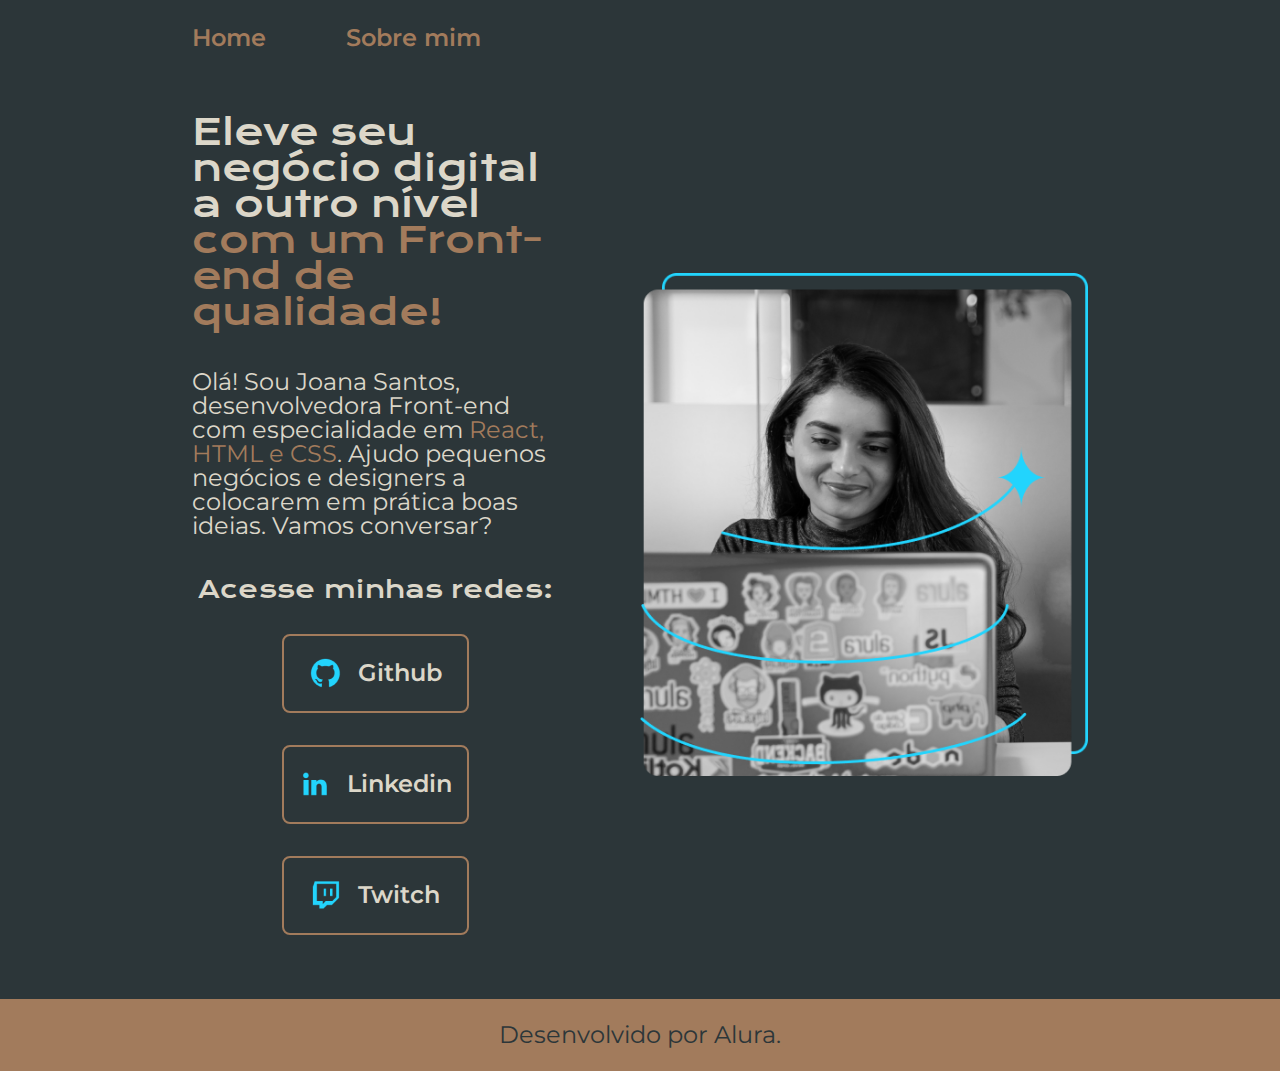
<file: index.html>
<!DOCTYPE html>
<html lang="pt-br">

<head>
    <meta http-equiv="X-UA-Compatible" content="ie=edge">
    <meta name="viewport" content="width=device-width, initial-scale=1.0">
    <meta charset="UTF-8">
    <title>Portfólio</title>
    <link rel="stylesheet" href="styles/reset.css">
    <link rel="stylesheet" href="styles/style.css">
</head>

<body>
    <header class="menu">
        <nav class="menu__menu">
            <a class="menu__links" href="index.html">Home</a>
            <a class="menu__links" href="about.html">Sobre mim</a>
        </nav>
    </header>
    <main class="apresentacao">
        <section class="apresentacao__conteudo">
            <h1 class="apresentacao__titulo">Eleve seu negócio digital a outro nível <strong class="titulo-destaque">com
                    um Front-end de qualidade!</strong></h1>
            <p class="apresentacao__texto">Olá! Sou Joana Santos, desenvolvedora Front-end com especialidade em <strong
                    class="titulo-destaque">React, HTML e CSS</strong>. Ajudo pequenos negócios e designers a colocarem
                em prática boas ideias. Vamos conversar?</p>
            <div class="apresentacao__links">
                <h2 class="apresentacao__links__subtitulo">Acesse minhas redes:</h2>
                <a class="apresentacao__links__link" href="https://www.instagram.com">
                    <img src="./assets/Logo Github.png" alt="">
                    Github
                </a>
                <a class="apresentacao__links__link" href="https://www.facebook.com">
                    <img src="./assets/Logo linkedin.png" alt="">
                    Linkedin
                </a>
                <a class="apresentacao__links__link" href="twitch.com">
                    <img src="./assets/Logo Twitch.png" alt="">
                    Twitch
                </a>
            </div>
        </section>
        <img class="apresentacao__imagem" src="./assets/Imagem.png" alt="Imagem">
    </main>
    <footer class="rodape">
        <p>Desenvolvido por Alura.</p>
    </footer>
</body>

</html>
</file>
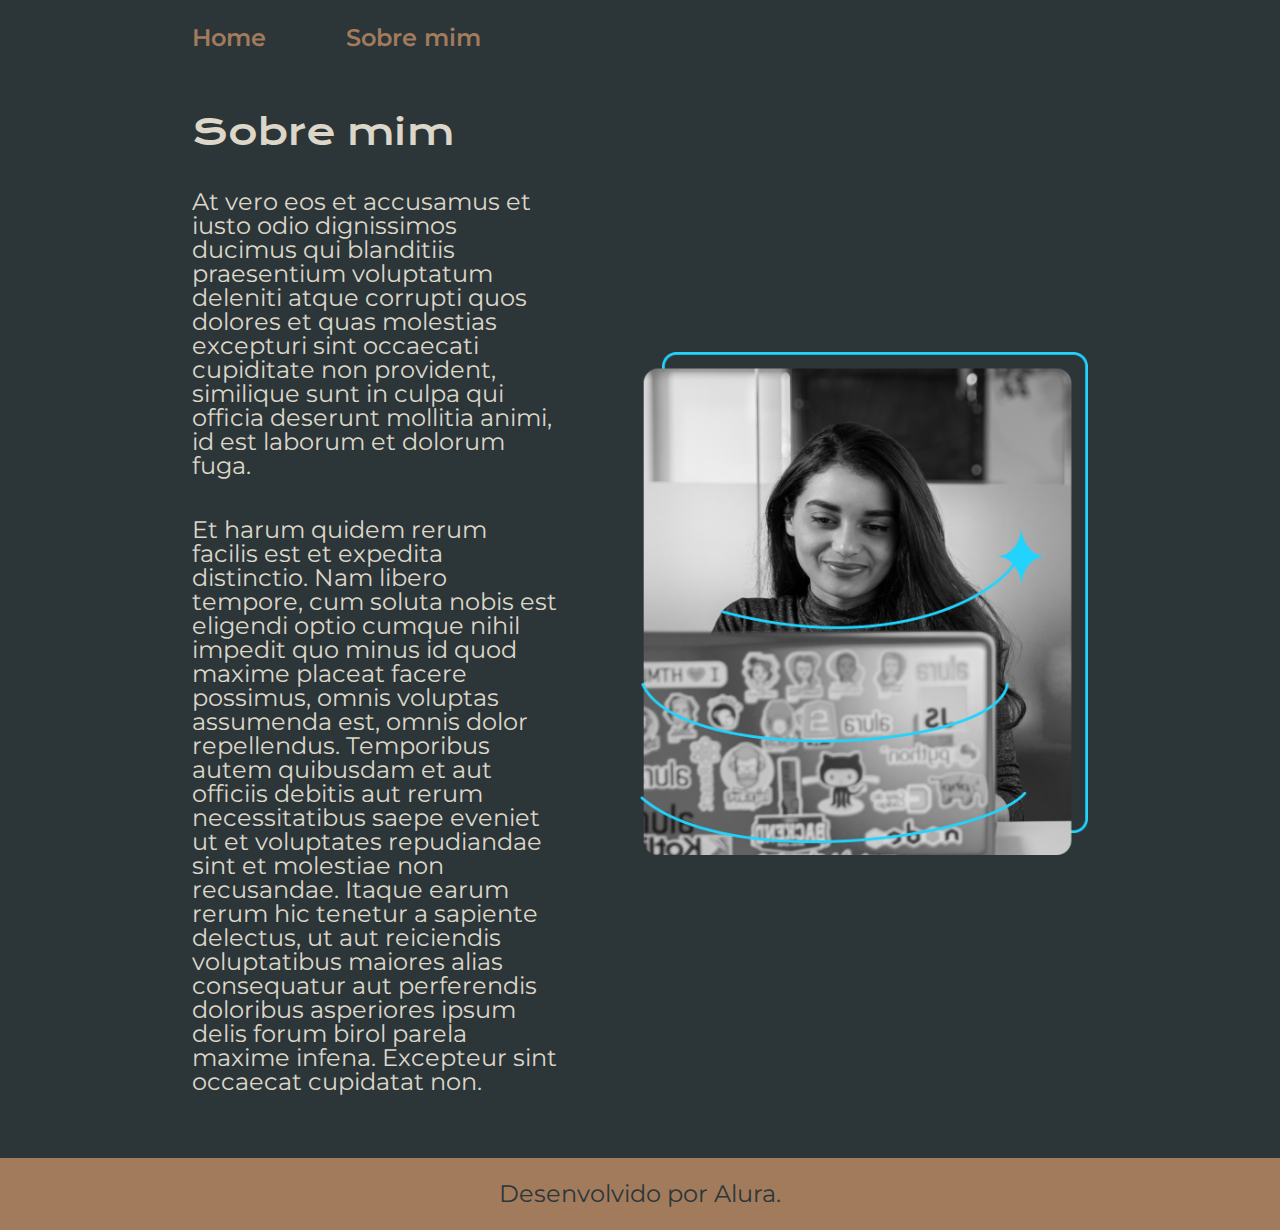
<file: about.html>
<!DOCTYPE html>
<html lang="pt-br">

<head>
    <meta http-equiv="Content-Type" content="text/html;charset=UTF-8">
    <meta http-equiv="X-UA-Compatible" content="ie=edge">
    <meta name="viewport" content="width=device-width, initial-scale=1.0">
    <title>Sobre mim</title>
    <link rel="stylesheet" href="styles/style.css">
    <link rel="stylesheet" href="styles/reset.css">
</head>

<body>
    <header class="menu">
        <nav class="menu__menu">
            <a class="menu__links" href="index.html">Home</a>
            <a class="menu__links" href="about.html">Sobre mim</a>
        </nav>
    </header>
    <main class="apresentacao">
        <section class="apresentacao__conteudo">
            <h1 class="apresentacao__titulo">Sobre mim</h1>
            <p class="apresentacao__texto">At vero eos et accusamus et iusto odio dignissimos ducimus qui blanditiis
                praesentium voluptatum deleniti
                atque corrupti quos dolores et quas molestias excepturi sint occaecati cupiditate non provident,
                similique sunt in culpa qui officia deserunt mollitia animi, id est laborum et dolorum fuga.
            </p>
            <p class="apresentacao__texto">Et harum quidem rerum facilis est et expedita distinctio. Nam libero tempore,
                cum soluta nobis est
                eligendi optio cumque nihil impedit quo minus id quod maxime placeat facere possimus, omnis voluptas
                assumenda est, omnis dolor repellendus. Temporibus autem quibusdam et aut officiis debitis aut rerum
                necessitatibus saepe eveniet ut et voluptates repudiandae sint et molestiae non recusandae. Itaque earum
                rerum hic tenetur a sapiente delectus, ut aut reiciendis voluptatibus maiores alias consequatur aut
                perferendis doloribus asperiores ipsum delis forum birol parela maxime infena. Excepteur sint occaecat
                cupidatat non.</p>
        </section>
        <img class="apresentacao__imagem" src="assets/Imagem.png" alt="Imagem">
    </main>
    <footer class="rodape">
        <p>Desenvolvido por Alura.</p>
    </footer>
</body>

</html>
</file>
<file: styles/style.css>
@import url('https://fonts.googleapis.com/css2?family=Krona+One&family=Montserrat:wght@300;600&display=swap');

:root {
    --color1: #2c3639;
    --color2: #DCD7C9;
    --color3: #A27B5C;
    --color4: #3F4E4F;
    --tamanhoFonteTexto: 1.5rem;
    --tamanhoFonteTitulo: 2.25rem;
}

body {

    box-sizing: border-box;
    background-color: var(--color1);
    color: var(--color2);
}

.apresentacao {
    /* MAIN */
    padding: 5% 15%;
    display: flex;
    align-items: center;
    justify-content: space-between;
    gap: 82px;
}

.apresentacao__conteudo {
    /* SECTION */
    width: 50%;
    display: flex;
    flex-direction: column;
    gap: 40px;
}

.apresentacao__titulo {
    /* h1 TITULO */
    font-family: 'Krona One', sans-serif;
    font-size: var(--tamanhoFonteTitulo);
}

.apresentacao__texto {
    /* p TEXTO */
    font-family: 'Montserrat', sans-serif;
    font-size: var(--tamanhoFonteTexto);
}

.apresentacao__links {
    align-items: center;
    justify-content: space-between;
    display: flex;
    flex-direction: column;
    gap: 32px;
}

.apresentacao__links__subtitulo {
    font-family: 'Krona One', sans-serif;
    font-size: var(--tamanhoFonteTexto);
    font-weight: 400;
}

.apresentacao__links__link {
    width: 50%;
    border-radius: 8px;
    border: 2px solid var(--color3);
    font-size: var(--tamanhoFonteTexto);
    font-family: 'Montserrat', sans-serif;
    font-weight: 600;
    color: var(--color2);
    text-align: center;
    padding: 21.5px 0;
    text-decoration: none;
    display: flex;
    justify-content: center;
    gap: 16px;
    align-items: center;
}

.apresentacao__links__link:hover {
    background-color: var(--color4);
}

.apresentacao__imagem {
    width: 50%;
}

.titulo-destaque {
    /* strong DESTAQUE */
    color: var(--color3);
}

.rodape {
    background-color: var(--color3);
    color: var(--color1);
    font-family: 'Montserrat', sans-serif;
    font-size: var(--tamanhoFonteTexto);
    padding: 24px;
    text-align: center;
    font-weight: 400;
}

.menu {
    padding: 2% 0 0 15%;
}

.menu__menu {
    display: flex;
    gap: 80px
}

.menu__links {
    font-family: 'Montserrat', sans-serif;
    color: var(--color3);
    font-size: var(--tamanhoFonteTexto);
    font-weight: 600;
    text-decoration: none;
}

@media (max-width: 1200px) {
    .apresentacao {
        flex-direction: column-reverse;
        padding: 5%;
        padding-bottom: 10%;
    }

    .apresentacao__imagem {
        width: 100%;
    }

    .apresentacao__conteudo {
        width: auto;
    }

    .menu {
        padding: 10%;
    }

    .menu__menu {
        justify-content: center;
    }
}
</file>
